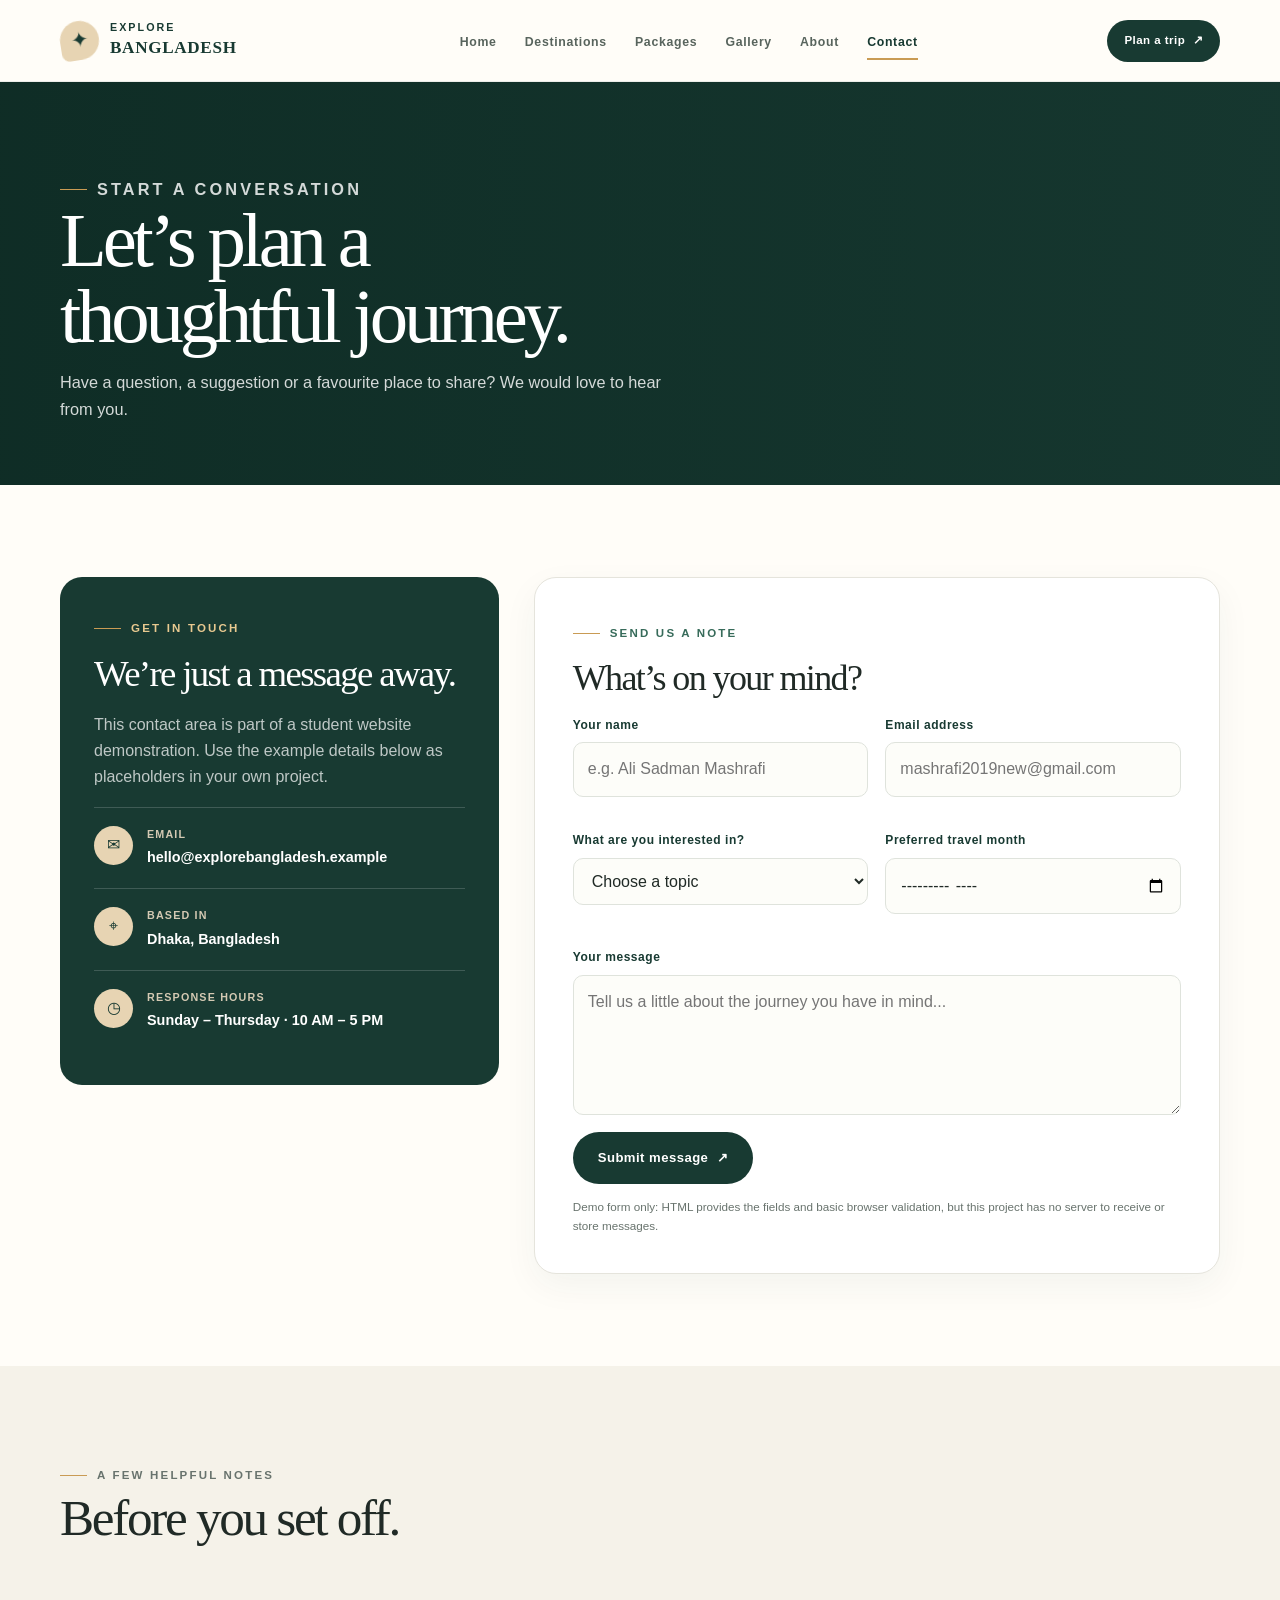
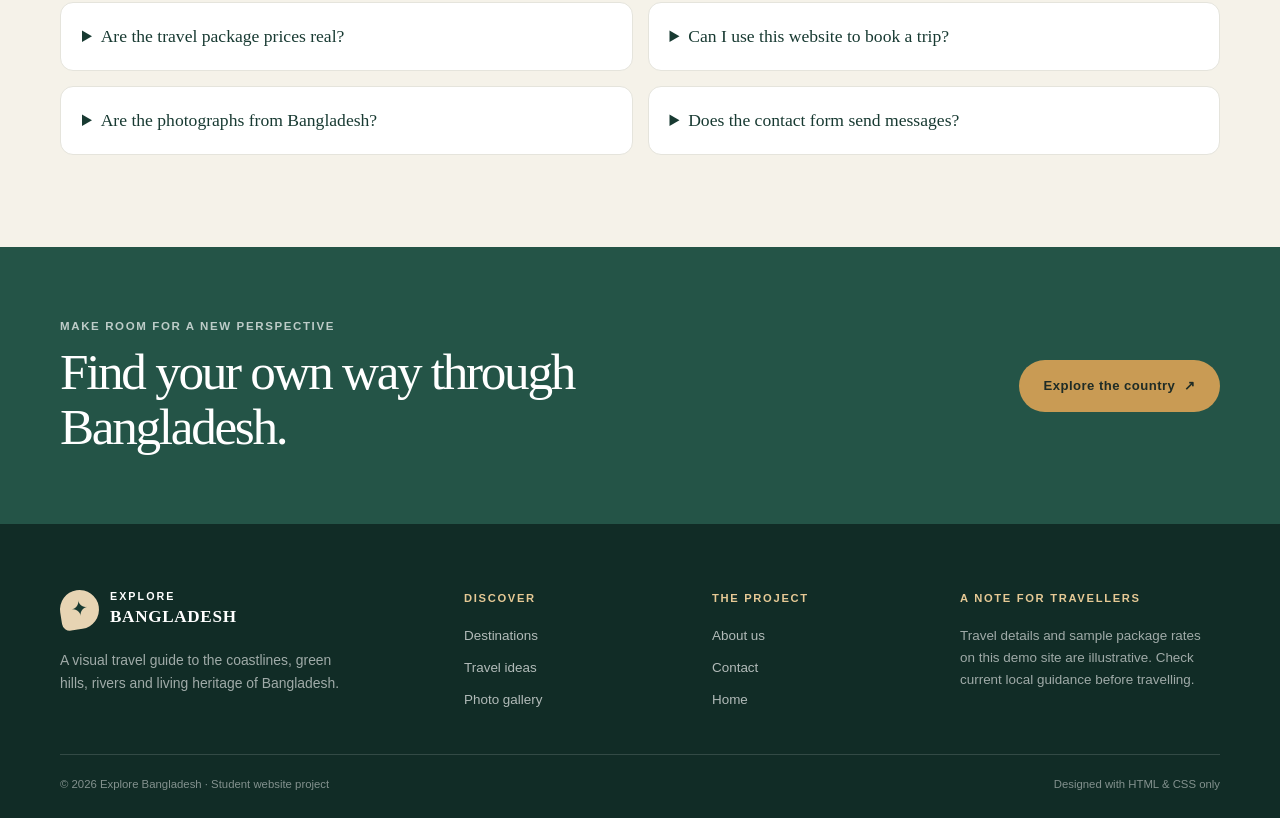
<file: contact.html>
<!DOCTYPE html>
<html lang="en">
<head>
  <meta charset="UTF-8">
  <meta name="viewport" content="width=device-width, initial-scale=1.0">
  <meta name="description" content="Explore Bangladesh — a visual guide to the country's beaches, hills, forests and culture.">
  <title>Contact | Explore Bangladesh</title>
  <link rel="stylesheet" href="style.css">
</head>
<body>
<header class="site-header">
  <a class="brand" href="index.html" aria-label="Explore Bangladesh home">
    <span class="brand-mark" aria-hidden="true">✦</span>
    <span class="brand-name">Explore <strong>Bangladesh</strong></span>
  </a>
  <input class="menu-toggle" type="checkbox" id="nav-toggle" aria-label="Toggle navigation">
  <label class="menu-button" for="nav-toggle"><i aria-hidden="true"></i><span>Menu</span></label>
  <nav class="main-nav" aria-label="Main navigation"><a href="index.html">Home</a><a href="destinations.html">Destinations</a><a href="packages.html">Packages</a><a href="gallery.html">Gallery</a><a href="about.html">About</a><a href="contact.html" aria-current="page">Contact</a></nav>
  <a class="header-cta" href="contact.html">Plan a trip&nbsp; ↗</a>
</header>
<main>
<section class="inner-hero hero-contact"><div class="container"><p class="eyebrow">Start a conversation</p><h1>Let’s plan a<br>thoughtful journey.</h1><p>Have a question, a suggestion or a favourite place to share? We would love to hear from you.</p></div></section>
<section class="section"><div class="container"><div class="contact-grid"><aside class="contact-panel"><p class="eyebrow" style="color:#e8c990">Get in touch</p><h2>We’re just a message away.</h2><p>This contact area is part of a student website demonstration. Use the example details below as placeholders in your own project.</p><div class="contact-detail"><span class="detail-icon">✉</span><div><small>Email</small><strong>hello@explorebangladesh.example</strong></div></div><div class="contact-detail"><span class="detail-icon">⌖</span><div><small>Based in</small><strong>Dhaka, Bangladesh</strong></div></div><div class="contact-detail"><span class="detail-icon">◷</span><div><small>Response hours</small><strong>Sunday – Thursday · 10 AM – 5 PM</strong></div></div></aside>
<form class="contact-form" action="#" method="get">
  <p class="eyebrow">Send us a note</p><h2 style="font-size:2.25rem">What’s on your mind?</h2>
  <div class="form-grid">
    <div class="form-field"><label for="name">Your name</label><input id="name" name="name" type="text" placeholder="e.g. Ali Sadman Mashrafi" required></div>
    <div class="form-field"><label for="email">Email address</label><input id="email" name="email" type="email" placeholder="mashrafi2019new@gmail.com" required></div>
    <div class="form-field"><label for="interest">What are you interested in?</label><select id="interest" name="interest"><option value="">Choose a topic</option><option>Destination suggestions</option><option>Sample travel packages</option><option>Responsible travel</option><option>Website feedback</option></select></div>
    <div class="form-field"><label for="travel-date">Preferred travel month</label><input id="travel-date" name="travel-month" type="month"></div>
    <div class="form-field full"><label for="message">Your message</label><textarea id="message" name="message" placeholder="Tell us a little about the journey you have in mind..." required></textarea></div>
  </div>
  <button class="btn btn-dark" type="submit">Submit message&nbsp; ↗</button>
  <p class="form-note">Demo form only: HTML provides the fields and basic browser validation, but this project has no server to receive or store messages.</p>
</form></div></div></section>
<section class="section section-soft"><div class="container"><div class="section-heading"><div><p class="eyebrow">A few helpful notes</p><h2>Before you set off.</h2></div></div><div class="faq-list"><details><summary>Are the travel package prices real?</summary><p>No. The package names, durations and prices are sample content for this website project, not live quotes or confirmed bookings.</p></details><details><summary>Can I use this website to book a trip?</summary><p>No. This is an informational front-end demonstration. It does not connect to a booking service or payment system.</p></details><details><summary>Are the photographs from Bangladesh?</summary><p>The photographs are illustrative travel images from Unsplash and may not depict the exact named location. Replace them with properly licensed, destination-specific images for a published version.</p></details><details><summary>Does the contact form send messages?</summary><p>No. It demonstrates HTML form elements and browser-level required-field and email-format checks. A real submission workflow needs a backend or a form service.</p></details></div></div></section>
</main>
<section class="cta-section">
  <div class="container cta-inner">
    <div><p>Make room for a new perspective</p><h2>Find your own way through Bangladesh.</h2></div>
    <a class="btn" href="destinations.html">Explore the country&nbsp; ↗</a>
  </div>
</section>
<footer class="site-footer">
  <div class="container">
    <div class="footer-grid">
      <div class="footer-brand">
        <a class="brand footer-brand" href="index.html"><span class="brand-mark">✦</span><span class="brand-name">Explore <strong>Bangladesh</strong></span></a>
        <p>A visual travel guide to the coastlines, green hills, rivers and living heritage of Bangladesh.</p>
      </div>
      <div><div class="footer-title">Discover</div><div class="footer-links"><a href="destinations.html">Destinations</a><a href="packages.html">Travel ideas</a><a href="gallery.html">Photo gallery</a></div></div>
      <div><div class="footer-title">The project</div><div class="footer-links"><a href="about.html">About us</a><a href="contact.html">Contact</a><a href="index.html">Home</a></div></div>
      <div><div class="footer-title">A note for travellers</div><p style="max-width:250px;margin:0;color:rgba(255,255,255,.6);font-size:.84rem">Travel details and sample package rates on this demo site are illustrative. Check current local guidance before travelling.</p></div>
    </div>
    <div class="footer-bottom"><p>© 2026 Explore Bangladesh · Student website project</p><p>Designed with HTML &amp; CSS only</p></div>
  </div>
</footer>
</body>
</html>
</file>
<file: style.css>
/* =========================================================
   EXPLORE BANGLADESH — HTML + CSS only
   Shared styles for all six pages
   ========================================================= */
:root {
  --forest: #183a32;
  --forest-2: #245447;
  --forest-3: #376b5a;
  --moss: #81977e;
  --gold: #c99b54;
  --gold-soft: #e7d4b3;
  --cream: #f5f2e9;
  --paper: #fffdf8;
  --ink: #202a26;
  --muted: #68736d;
  --line: #e5e4dc;
  --white: #ffffff;
  --shadow: 0 18px 50px rgba(24, 58, 50, .12);
  --radius: 22px;
  --radius-sm: 13px;
  --content: 1160px;
}

* { box-sizing: border-box; }
html { scroll-behavior: smooth; scroll-padding-top: 100px; }
body {
  margin: 0;
  color: var(--ink);
  background: var(--paper);
  font-family: "Trebuchet MS", Arial, sans-serif;
  line-height: 1.65;
  -webkit-font-smoothing: antialiased;
}
img { display: block; width: 100%; height: auto; }
a { color: inherit; text-decoration: none; }
button, input, select, textarea { font: inherit; }
::selection { color: var(--white); background: var(--forest-2); }
.container { width: min(var(--content), calc(100% - 48px)); margin-inline: auto; }
.section { padding: 92px 0; }
.section-soft { background: var(--cream); }
.eyebrow {
  display: inline-flex; align-items: center; gap: 10px;
  margin: 0 0 16px; color: var(--forest-3);
  font-size: .72rem; font-weight: 800; letter-spacing: .19em; text-transform: uppercase;
}
.eyebrow::before { content: ""; width: 27px; height: 1px; background: var(--gold); }
h1, h2, h3, h4, p { margin-top: 0; }
h1, h2, h3, .serif { font-family: Georgia, "Times New Roman", serif; font-weight: 500; }
h1 { font-size: clamp(3rem, 7vw, 6.15rem); line-height: .99; letter-spacing: -.055em; }
h2 { margin-bottom: 18px; font-size: clamp(2.25rem, 4vw, 3.75rem); line-height: 1.08; letter-spacing: -.045em; }
h3 { margin-bottom: 10px; font-size: 1.55rem; line-height: 1.2; }
.lead { max-width: 650px; color: var(--muted); font-size: 1.08rem; line-height: 1.85; }
.section-heading { display: flex; align-items: end; justify-content: space-between; gap: 30px; margin-bottom: 38px; }
.section-heading > div { max-width: 690px; }
.section-heading p { max-width: 420px; margin: 0 0 5px; color: var(--muted); }
.text-link { display: inline-flex; align-items: center; gap: 10px; color: var(--forest-2); font-size: .88rem; font-weight: 800; }
.text-link::after { content: "↗"; display: inline-grid; place-items: center; width: 27px; height: 27px; border: 1px solid var(--gold-soft); border-radius: 50%; transition: .25s ease; }
.text-link:hover::after { color: var(--white); background: var(--forest); border-color: var(--forest); transform: translate(2px, -2px); }
.btn {
  display: inline-flex; min-height: 52px; align-items: center; justify-content: center; gap: 12px;
  padding: 0 24px; border: 1px solid transparent; border-radius: 999px;
  background: var(--gold); color: #1f2c26; font-size: .82rem; font-weight: 900; letter-spacing: .035em;
  transition: transform .25s ease, background .25s ease, box-shadow .25s ease;
}
.btn:hover { transform: translateY(-3px); background: #d7b06e; box-shadow: 0 12px 24px rgba(201,155,84,.23); }
.btn-outline { color: var(--white); border-color: rgba(255,255,255,.6); background: transparent; }
.btn-outline:hover { color: var(--forest); background: var(--white); border-color: var(--white); }
.btn-dark { color: var(--white); background: var(--forest); }
.btn-dark:hover { background: var(--forest-2); }
.pill { display: inline-flex; align-items: center; padding: 6px 11px; border-radius: 30px; color: var(--forest-2); background: #edf1e9; font-size: .7rem; font-weight: 800; letter-spacing: .08em; text-transform: uppercase; }

/* Header and navigation */
.site-header {
  position: sticky; z-index: 50; top: 0; display: flex; align-items: center; justify-content: space-between;
  min-height: 82px; padding: 0 max(24px, calc((100vw - var(--content))/2));
  background: rgba(255,253,248,.94); border-bottom: 1px solid rgba(24,58,50,.08); backdrop-filter: blur(16px);
}
.brand { display: inline-flex; align-items: center; gap: 11px; min-width: 210px; color: var(--forest); }
.brand-mark { display: grid; place-items: center; width: 39px; height: 39px; border-radius: 50% 50% 50% 8px; color: var(--forest); background: var(--gold-soft); font-size: 1.3rem; transform: rotate(-9deg); }
.brand-name { display: flex; flex-direction: column; font-size: .67rem; font-weight: 800; letter-spacing: .19em; line-height: 1.45; text-transform: uppercase; }
.brand-name strong { font-family: Georgia, serif; font-size: 1.07rem; font-weight: 600; letter-spacing: .04em; }
.main-nav { display: flex; align-items: center; gap: clamp(17px, 2.2vw, 31px); }
.main-nav a { position: relative; padding: 31px 0 27px; color: #58645d; font-size: .77rem; font-weight: 800; letter-spacing: .055em; transition: color .2s ease; }
.main-nav a::after { position: absolute; right: 0; bottom: 20px; left: 0; height: 2px; background: var(--gold); content: ""; transform: scaleX(0); transform-origin: left; transition: transform .25s ease; }
.main-nav a:hover, .main-nav a[aria-current="page"] { color: var(--forest); }
.main-nav a:hover::after, .main-nav a[aria-current="page"]::after { transform: scaleX(1); }
.header-cta { display: inline-flex; align-items: center; justify-content: center; min-height: 42px; padding: 0 17px; border-radius: 30px; color: var(--white); background: var(--forest); font-size: .72rem; font-weight: 800; letter-spacing: .04em; transition: .2s ease; }
.header-cta:hover { background: var(--forest-3); transform: translateY(-2px); }
.menu-toggle, .menu-button { display: none; }

/* Hero areas */
.hero-home {
  position: relative; display: flex; align-items: center; min-height: min(760px, calc(100vh - 82px)); overflow: hidden;
  color: var(--white); background: var(--forest);
  background-image: linear-gradient(90deg, rgba(9,31,26,.78) 0%, rgba(13,42,35,.48) 48%, rgba(13,42,35,.08) 100%), url("https://images.unsplash.com/photo-1641730601084-7dd3e7d3c8b9?auto=format&fit=crop&w=2200&q=88");
  background-position: center 47%; background-size: cover;
}
.hero-home::after { position: absolute; right: 6%; bottom: -80px; width: 310px; height: 310px; border: 1px solid rgba(255,255,255,.22); border-radius: 50%; content: ""; box-shadow: 0 0 0 30px rgba(255,255,255,.035), 0 0 0 60px rgba(255,255,255,.025); }
.hero-content { position: relative; z-index: 1; width: min(var(--content), calc(100% - 48px)); margin: 0 auto; padding: 90px 0 110px; }
.hero-content .eyebrow { color: #f1d7a7; }
.hero-content h1 { max-width: 790px; margin-bottom: 24px; }
.hero-content h1 em { color: #e5c58d; font-weight: 400; }
.hero-content p { max-width: 550px; margin-bottom: 32px; color: rgba(255,255,255,.83); font-size: 1.08rem; line-height: 1.85; }
.hero-actions { display: flex; flex-wrap: wrap; gap: 12px; }
.hero-note { position: absolute; right: 0; bottom: 42px; display: flex; align-items: center; gap: 11px; color: rgba(255,255,255,.75); font-size: .7rem; font-weight: 700; letter-spacing: .13em; text-transform: uppercase; }
.hero-note::before { width: 42px; height: 1px; background: var(--gold); content: ""; }
.inner-hero {
  position: relative; display: flex; align-items: end; min-height: 390px; overflow: hidden; color: var(--white);
  background-color: var(--forest); background-position: center; background-size: cover;
}
.inner-hero::before { position: absolute; inset: 0; content: ""; background: linear-gradient(90deg, rgba(13,42,35,.82), rgba(13,42,35,.2)); }
.inner-hero .container { position: relative; z-index: 1; padding-top: 90px; padding-bottom: 62px; }
.inner-hero h1 { max-width: 800px; margin-bottom: 14px; font-size: clamp(3rem, 6vw, 5.3rem); }
.inner-hero p { max-width: 610px; margin: 0; color: rgba(255,255,255,.82); font-size: 1.02rem; }
.hero-destinations { background-image: url("https://images.unsplash.com/photo-1500530855697-b586d89ba3ee?auto=format&fit=crop&w=2000&q=85"); }
.hero-packages { background-image: url("https://images.unsplash.com/photo-1470252649378-9c29740c9fa8?auto=format&fit=crop&w=2000&q=85"); }
.hero-gallery { background-image: url("https://images.unsplash.com/photo-1501785888041-af3ef285b470?auto=format&fit=crop&w=2000&q=85"); }
.hero-about { background-image: url("https://images.unsplash.com/photo-1518837695005-2083093ee35b?auto=format&fit=crop&w=2000&q=85"); }
.hero-contact { background-image: url("https://images.unsplash.com/photo-1500375592092-40eb2168fd21?auto=format&fit=crop&w=2000&q=85"); }

/* Home page */
.intro-grid { display: grid; grid-template-columns: .92fr 1.08fr; align-items: center; gap: 8%; }
.intro-image { position: relative; min-height: 490px; }
.intro-image img { position: absolute; inset: 0; width: 100%; height: 100%; border-radius: 190px 190px 18px 18px; object-fit: cover; }
.image-stamp { position: absolute; right: -28px; bottom: 30px; display: grid; place-items: center; width: 130px; height: 130px; padding: 15px; border: 7px solid var(--paper); border-radius: 50%; color: var(--white); background: var(--forest-2); text-align: center; font-family: Georgia, serif; font-size: 1.08rem; line-height: 1.18; transform: rotate(8deg); }
.intro-copy p { color: var(--muted); }
.intro-copy .text-link { margin-top: 10px; }
.feature-grid { display: grid; grid-template-columns: repeat(3, 1fr); gap: 22px; }
.feature-card { overflow: hidden; border: 1px solid var(--line); border-radius: var(--radius); background: var(--paper); transition: transform .3s ease, box-shadow .3s ease; }
.feature-card:hover { transform: translateY(-7px); box-shadow: var(--shadow); }
.feature-card .image-wrap { position: relative; height: 255px; overflow: hidden; }
.feature-card img { width: 100%; height: 100%; object-fit: cover; transition: transform .7s ease; }
.feature-card:hover img { transform: scale(1.06); }
.feature-card .card-body { padding: 24px 25px 26px; }
.feature-card .card-body p { min-height: 52px; margin-bottom: 18px; color: var(--muted); font-size: .9rem; }
.card-kicker { display: block; margin-bottom: 8px; color: var(--forest-3); font-size: .68rem; font-weight: 900; letter-spacing: .14em; text-transform: uppercase; }
.split-feature { display: grid; grid-template-columns: 1.08fr .92fr; min-height: 520px; overflow: hidden; border-radius: 28px; background: var(--forest); color: var(--white); }
.split-feature .split-image { min-height: 420px; }
.split-feature .split-image img { width: 100%; height: 100%; object-fit: cover; }
.split-feature .split-copy { align-self: center; padding: 58px clamp(30px, 6vw, 76px); }
.split-feature .split-copy .eyebrow { color: #e8c990; }
.split-feature .split-copy p { color: rgba(255,255,255,.75); }
.split-feature .split-copy h2 { max-width: 450px; }
.split-feature .text-link { margin-top: 10px; color: #f0d5a5; }
.quote-band { padding: 75px 0; background: #e9eee6; text-align: center; }
.quote-band blockquote { max-width: 850px; margin: 0 auto 17px; color: var(--forest); font-family: Georgia, serif; font-size: clamp(1.7rem, 3.5vw, 2.7rem); line-height: 1.3; }
.quote-band span { color: var(--muted); font-size: .72rem; font-weight: 900; letter-spacing: .16em; text-transform: uppercase; }

/* Destinations */
.destination-grid { display: grid; grid-template-columns: repeat(3, 1fr); gap: 22px; }
.destination-card { position: relative; min-height: 420px; overflow: hidden; border-radius: var(--radius); color: var(--white); background: var(--forest); isolation: isolate; }
.destination-card::after { position: absolute; z-index: -1; inset: 0; content: ""; background: linear-gradient(180deg, rgba(7,26,21,0) 24%, rgba(7,26,21,.84) 100%); }
.destination-card img { position: absolute; z-index: -2; inset: 0; width: 100%; height: 100%; object-fit: cover; transition: transform .8s ease; }
.destination-card:hover img { transform: scale(1.075); }
.destination-card .destination-copy { position: absolute; right: 24px; bottom: 25px; left: 24px; }
.destination-card .location { display: block; margin-bottom: 7px; color: #efd6a8; font-size: .68rem; font-weight: 900; letter-spacing: .14em; text-transform: uppercase; }
.destination-card h3 { margin-bottom: 8px; font-size: 1.8rem; }
.destination-card p { max-width: 340px; margin-bottom: 14px; color: rgba(255,255,255,.8); font-size: .86rem; }
.destination-card .text-link { color: #f2d8a9; }
.destination-feature { display: grid; grid-template-columns: 1fr 1fr; align-items: center; gap: 7%; padding: 38px; border: 1px solid var(--line); border-radius: 28px; background: #fff; }
.destination-feature img { height: 410px; border-radius: 19px; object-fit: cover; }
.destination-feature p { color: var(--muted); }
.destination-feature ul { padding-left: 20px; color: var(--muted); }
.destination-feature li { margin: 7px 0; }
.note-strip { display: flex; align-items: center; gap: 16px; padding: 20px 23px; border-left: 3px solid var(--gold); background: var(--cream); color: var(--muted); font-size: .88rem; }
.note-strip strong { color: var(--forest); }

/* Packages */
.package-grid { display: grid; grid-template-columns: repeat(3, 1fr); align-items: stretch; gap: 22px; }
.package-card { display: flex; flex-direction: column; overflow: hidden; border: 1px solid var(--line); border-radius: var(--radius); background: #fff; transition: transform .3s ease, box-shadow .3s ease; }
.package-card:hover { transform: translateY(-6px); box-shadow: var(--shadow); }
.package-card.featured { border: 2px solid var(--gold); }
.package-image { position: relative; height: 220px; overflow: hidden; }
.package-image img { height: 100%; object-fit: cover; transition: transform .7s ease; }
.package-card:hover .package-image img { transform: scale(1.06); }
.package-image .pill { position: absolute; top: 16px; left: 16px; color: var(--forest); background: rgba(255,253,248,.93); }
.package-body { display: flex; flex: 1; flex-direction: column; padding: 25px; }
.package-meta { display: flex; justify-content: space-between; gap: 12px; margin-bottom: 14px; color: var(--muted); font-size: .72rem; font-weight: 800; letter-spacing: .05em; text-transform: uppercase; }
.package-body p { color: var(--muted); font-size: .9rem; }
.package-body ul { padding-left: 19px; margin: 8px 0 24px; color: var(--muted); font-size: .86rem; }
.package-body li { margin: 6px 0; }
.package-price { margin-top: auto; padding-top: 17px; border-top: 1px solid var(--line); color: var(--muted); font-size: .75rem; }
.package-price strong { display: block; color: var(--forest); font-family: Georgia, serif; font-size: 1.75rem; font-weight: 500; }
.table-wrap { overflow-x: auto; border: 1px solid var(--line); border-radius: 18px; background: white; }
table { width: 100%; border-collapse: collapse; min-width: 640px; }
th, td { padding: 17px 20px; border-bottom: 1px solid var(--line); text-align: left; }
th { color: var(--forest); background: #edf1e9; font-size: .75rem; letter-spacing: .08em; text-transform: uppercase; }
td { color: var(--muted); font-size: .88rem; }
tr:last-child td { border-bottom: 0; }

/* Gallery */
.gallery-grid { display: grid; grid-template-columns: repeat(12, 1fr); grid-auto-rows: 90px; gap: 16px; }
.gallery-item { position: relative; grid-column: span 4; grid-row: span 3; overflow: hidden; border-radius: 18px; background: var(--forest); }
.gallery-item.tall { grid-row: span 5; }
.gallery-item.wide { grid-column: span 8; grid-row: span 4; }
.gallery-item img { width: 100%; height: 100%; object-fit: cover; transition: transform .65s ease; }
.gallery-item:hover img { transform: scale(1.07); }
.gallery-item::after { position: absolute; inset: 35% 0 0; content: ""; background: linear-gradient(transparent, rgba(8,26,21,.76)); pointer-events: none; }
.gallery-caption { position: absolute; z-index: 1; right: 20px; bottom: 17px; left: 20px; color: white; }
.gallery-caption span { display: block; color: #edd09b; font-size: .65rem; font-weight: 900; letter-spacing: .13em; text-transform: uppercase; }
.gallery-caption h3 { margin: 3px 0 0; font-size: 1.35rem; }
.gallery-tip { margin-top: 24px; color: var(--muted); font-size: .82rem; }

/* About */
.story-grid { display: grid; grid-template-columns: .9fr 1.1fr; align-items: center; gap: 8%; }
.story-image { position: relative; }
.story-image img { height: 530px; border-radius: 180px 180px 22px 22px; object-fit: cover; }
.story-image::after { position: absolute; z-index: -1; right: -18px; bottom: -18px; width: 65%; height: 65%; border: 1px solid var(--gold); border-radius: 18px; content: ""; }
.story-copy p { color: var(--muted); }
.values-grid { display: grid; grid-template-columns: repeat(3, 1fr); gap: 18px; }
.value-card { padding: 28px; border: 1px solid var(--line); border-radius: 18px; background: var(--paper); }
.value-icon { display: grid; place-items: center; width: 44px; height: 44px; margin-bottom: 19px; border-radius: 50%; color: var(--forest); background: var(--gold-soft); font-size: 1.2rem; }
.value-card p { margin: 0; color: var(--muted); font-size: .88rem; }
.steps { display: grid; grid-template-columns: repeat(3, 1fr); gap: 25px; counter-reset: step; }
.step { position: relative; padding: 25px 20px 20px 0; border-top: 1px solid #b8c5b8; counter-increment: step; }
.step::before { content: "0" counter(step); display: block; margin-bottom: 25px; color: var(--gold); font-family: Georgia, serif; font-size: 2rem; }
.step p { margin: 0; color: var(--muted); font-size: .88rem; }

/* Contact */
.contact-grid { display: grid; grid-template-columns: .78fr 1.22fr; gap: 35px; align-items: start; }
.contact-panel { padding: 34px; border-radius: var(--radius); color: white; background: var(--forest); }
.contact-panel h2 { font-size: 2.3rem; }
.contact-panel > p { color: rgba(255,255,255,.72); }
.contact-detail { display: flex; gap: 14px; padding: 18px 0; border-top: 1px solid rgba(255,255,255,.17); }
.contact-detail .detail-icon { display: grid; flex: 0 0 39px; place-items: center; width: 39px; height: 39px; border-radius: 50%; color: var(--forest); background: var(--gold-soft); }
.contact-detail small { display: block; color: #d4c9b3; font-size: .67rem; font-weight: 900; letter-spacing: .11em; text-transform: uppercase; }
.contact-detail strong { display: block; margin-top: 3px; font-size: .9rem; font-weight: 600; }
.contact-form { padding: 38px; border: 1px solid var(--line); border-radius: var(--radius); background: white; box-shadow: 0 12px 35px rgba(24,58,50,.05); }
.form-grid { display: grid; grid-template-columns: 1fr 1fr; gap: 17px; }
.form-field { display: flex; flex-direction: column; gap: 7px; margin-bottom: 17px; }
.form-field.full { grid-column: 1 / -1; }
.form-field label { color: var(--forest); font-size: .75rem; font-weight: 900; letter-spacing: .045em; }
.form-field input, .form-field select, .form-field textarea { width: 100%; padding: 13px 14px; border: 1px solid #dfe3dc; border-radius: 10px; outline: none; color: var(--ink); background: #fdfdf9; transition: border .2s ease, box-shadow .2s ease; }
.form-field input:focus, .form-field select:focus, .form-field textarea:focus { border-color: var(--forest-3); box-shadow: 0 0 0 3px rgba(55,107,90,.12); }
.form-field textarea { min-height: 140px; resize: vertical; }
.form-note { margin: 13px 0 0; color: var(--muted); font-size: .73rem; }
.faq-list { display: grid; grid-template-columns: 1fr 1fr; gap: 15px; }
details { padding: 19px 21px; border: 1px solid var(--line); border-radius: 13px; background: #fff; }
summary { color: var(--forest); cursor: pointer; font-family: Georgia, serif; font-size: 1.1rem; }
details p { margin: 12px 0 0; color: var(--muted); font-size: .86rem; }

/* CTA and footer */
.cta-section { padding: 70px 0; color: var(--white); background: var(--forest-2); }
.cta-inner { display: flex; align-items: center; justify-content: space-between; gap: 30px; }
.cta-inner h2 { max-width: 700px; margin: 0; font-size: clamp(2rem, 4vw, 3.3rem); }
.cta-inner p { margin: 0 0 8px; color: rgba(255,255,255,.7); font-size: .72rem; font-weight: 900; letter-spacing: .14em; text-transform: uppercase; }
.site-footer { padding: 65px 0 24px; color: rgba(255,255,255,.75); background: #112c26; }
.footer-grid { display: grid; grid-template-columns: 1.4fr .8fr .8fr 1fr; gap: 40px; padding-bottom: 43px; }
.footer-brand { color: white; }
.footer-brand p { max-width: 290px; margin-top: 19px; color: rgba(255,255,255,.6); font-size: .87rem; }
.footer-title { margin-bottom: 17px; color: #e6c995; font-size: .7rem; font-weight: 900; letter-spacing: .15em; text-transform: uppercase; }
.footer-links { display: grid; gap: 10px; }
.footer-links a { color: rgba(255,255,255,.68); font-size: .84rem; transition: color .2s ease; }
.footer-links a:hover { color: white; }
.footer-bottom { display: flex; justify-content: space-between; gap: 18px; padding-top: 20px; border-top: 1px solid rgba(255,255,255,.14); color: rgba(255,255,255,.48); font-size: .71rem; }
.footer-bottom p { margin: 0; }

/* Responsive adjustments */
@media (max-width: 1050px) {
  .site-header { padding-inline: 24px; }
  .brand { min-width: auto; }
  .main-nav { gap: 16px; }
  .main-nav a { font-size: .7rem; }
  .header-cta { display: none; }
  .footer-grid { grid-template-columns: 1.2fr 1fr 1fr; }
  .footer-grid > :last-child { grid-column: 2 / 4; }
}
@media (max-width: 780px) {
  .section { padding: 70px 0; }
  .site-header { min-height: 72px; }
  .menu-button { display: inline-flex; align-items: center; gap: 9px; padding: 9px 0 9px 12px; color: var(--forest); cursor: pointer; font-size: .75rem; font-weight: 900; letter-spacing: .1em; text-transform: uppercase; }
  .menu-button i, .menu-button i::before, .menu-button i::after { display: block; width: 19px; height: 2px; border-radius: 2px; background: var(--forest); }
  .menu-button i { position: relative; }
  .menu-button i::before, .menu-button i::after { position: absolute; left: 0; content: ""; }
  .menu-button i::before { top: -6px; }
  .menu-button i::after { top: 6px; }
  .main-nav { position: absolute; top: 71px; right: 0; left: 0; display: none; align-items: stretch; gap: 0; padding: 10px 24px 18px; border-bottom: 1px solid var(--line); background: var(--paper); box-shadow: 0 15px 20px rgba(24,58,50,.08); }
  .main-nav a { padding: 13px 0; border-bottom: 1px solid #eeeee8; font-size: .8rem; }
  .main-nav a:last-child { border-bottom: 0; }
  .main-nav a::after { display: none; }
  .menu-toggle:checked ~ .main-nav { display: flex; flex-direction: column; }
  .section-heading { align-items: start; flex-direction: column; gap: 10px; }
  .intro-grid, .split-feature, .destination-feature, .story-grid, .contact-grid { grid-template-columns: 1fr; }
  .intro-grid, .story-grid { gap: 45px; }
  .intro-image { min-height: 400px; width: min(100%, 500px); }
  .image-stamp { right: -10px; width: 108px; height: 108px; font-size: .92rem; }
  .feature-grid, .destination-grid, .package-grid, .values-grid { grid-template-columns: repeat(2, 1fr); }
  .split-feature .split-image { min-height: 310px; }
  .split-feature .split-copy { padding: 42px 32px; }
  .destination-feature { padding: 24px; }
  .destination-feature img { height: 320px; }
  .story-image { width: min(100%, 500px); }
  .story-image img { height: 430px; }
  .contact-panel { order: 2; }
  .contact-form { padding: 28px; }
  .hero-home { min-height: 650px; background-position: 58% center; }
  .hero-content { padding: 75px 0 95px; }
  .inner-hero { min-height: 340px; }
  .gallery-grid { grid-auto-rows: 75px; }
  .gallery-item { grid-column: span 6; }
  .gallery-item.wide { grid-column: span 12; }
  .footer-grid { grid-template-columns: 1fr 1fr; }
  .footer-grid > :last-child { grid-column: auto; }
  .cta-inner { align-items: start; flex-direction: column; }
}
@media (max-width: 520px) {
  .container, .hero-content { width: min(100% - 34px, var(--content)); }
  .site-header { padding-inline: 17px; }
  .brand-mark { width: 35px; height: 35px; }
  .brand-name strong { font-size: .95rem; }
  h1 { font-size: clamp(2.8rem, 14vw, 4.4rem); }
  h2 { font-size: 2.35rem; }
  .hero-home { min-height: 620px; }
  .hero-content p { font-size: .98rem; }
  .hero-note { display: none; }
  .hero-actions { align-items: stretch; flex-direction: column; width: min(100%, 260px); }
  .btn { width: 100%; }
  .feature-grid, .destination-grid, .package-grid, .values-grid, .steps, .faq-list { grid-template-columns: 1fr; }
  .feature-card .image-wrap { height: 235px; }
  .destination-card { min-height: 390px; }
  .destination-feature { padding: 17px; }
  .destination-feature img { height: 260px; }
  .gallery-grid { grid-template-columns: repeat(6, 1fr); grid-auto-rows: 65px; gap: 10px; }
  .gallery-item, .gallery-item.wide { grid-column: span 6; grid-row: span 3; }
  .gallery-item.tall { grid-row: span 4; }
  .form-grid { grid-template-columns: 1fr; gap: 0; }
  .form-field.full { grid-column: auto; }
  .contact-form, .contact-panel { padding: 24px; }
  .footer-grid { grid-template-columns: 1fr 1fr; gap: 30px 20px; }
  .footer-grid > :first-child { grid-column: 1 / -1; }
  .footer-bottom { flex-direction: column; }
}
</file>
